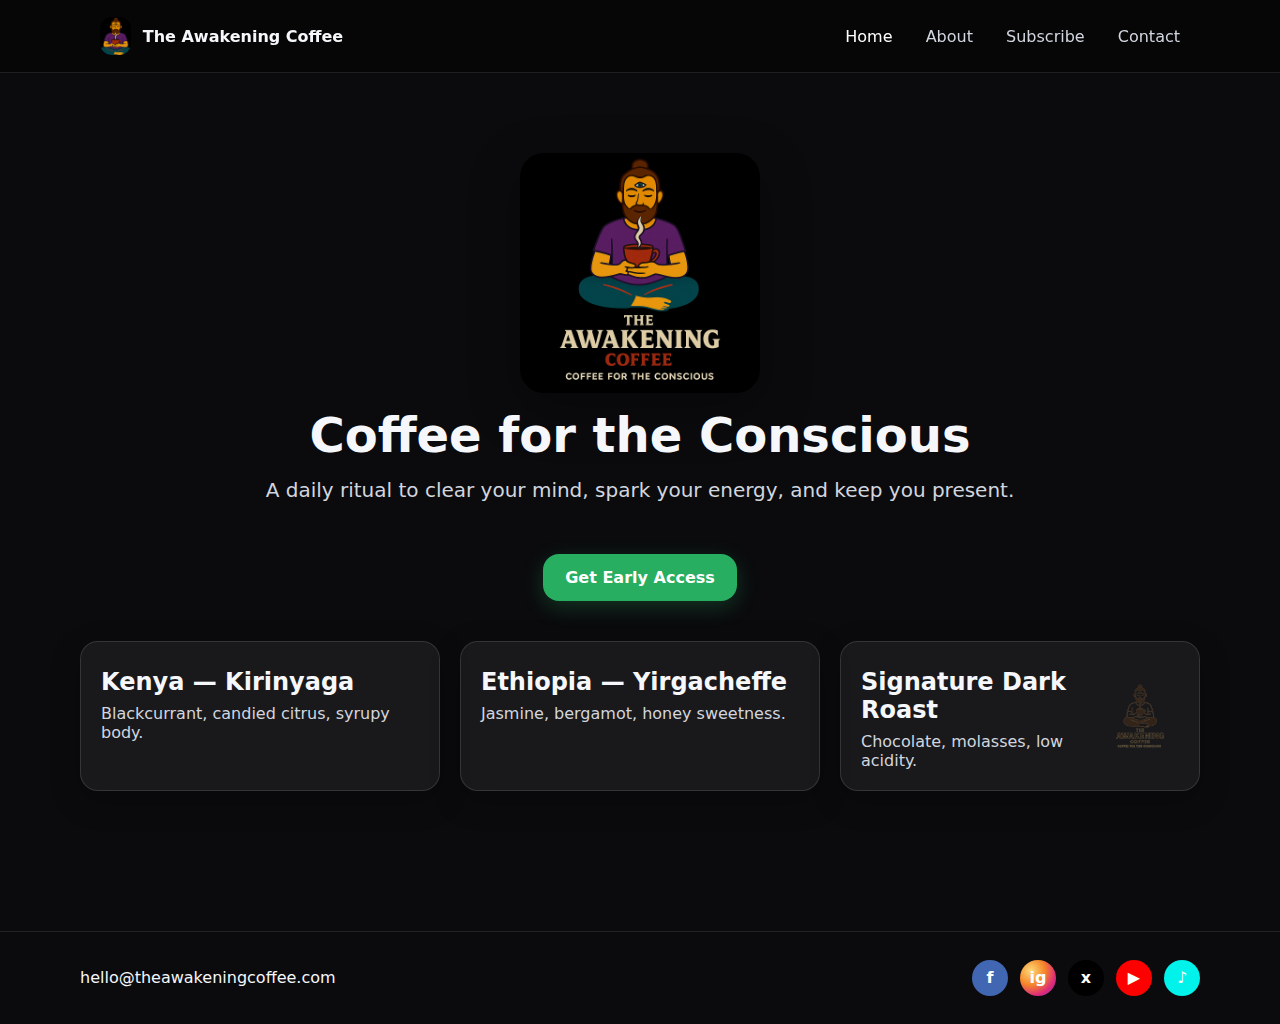
<file: index.html>
<!doctype html>
<html lang="en">
<head>
  <meta charset="utf-8"/>
  <meta name="viewport" content="width=device-width, initial-scale=1"/>
  <title>The Awakening Coffee — Coffee for the Conscious</title>
  <link rel="stylesheet" href="styles.css"/>
</head>
<body>
  
<header class="header">
  <div class="container nav">
    <div class="brand">
      <img src="assets/logo-icon.png" alt="The Awakening Coffee logo icon" />
      <span>The Awakening Coffee</span>
    </div>
    <nav>
      <a href="index.html" style="color:#fff;">Home</a>
      <a href="about.html" >About</a>
      <a href="subscribe.html" >Subscribe</a>
      <a href="contact.html" >Contact</a>
    </nav>
  </div>
</header>

  <main class="container hero">
    <div style="display:flex;flex-direction:column;align-items:center;text-align:center">
      <img src="assets/logo-main.png" alt="The Awakening Coffee main logo" style="height:240px;width:auto;border-radius:24px;box-shadow:0 16px 50px rgba(0,0,0,.35)"/>
      <h1>Coffee for the Conscious</h1>
      <p class="lead">A daily ritual to clear your mind, spark your energy, and keep you present.</p>
      <div class="ctas">
        <a class="btn" href="subscribe.html">Get Early Access</a>
      </div>
    </div>

    <section class="cardgrid">
      <div class="card">
        <h3>Kenya — Kirinyaga</h3>
        <p>Blackcurrant, candied citrus, syrupy body.</p>
      </div>
      <div class="card">
        <h3>Ethiopia — Yirgacheffe</h3>
        <p>Jasmine, bergamot, honey sweetness.</p>
      </div>
      <div class="card">
        <div style="display:flex;align-items:center;justify-content:space-between">
          <div>
            <h3>Signature Dark Roast</h3>
            <p>Chocolate, molasses, low acidity.</p>
          </div>
          <img src="assets/logo-dark.png" alt="Dark Roast logo" style="height:78px;width:auto"/>
        </div>
      </div>
    </section>
  </main>
  
<footer>
  <div class="container footer-inner">
    <div>hello@theawakeningcoffee.com</div>
    <div class="socials">
      <a class="badge fb" href="#" target="_blank" rel="noopener">f</a>
      <a class="badge ig" href="#" target="_blank" rel="noopener">ig</a>
      <a class="badge x" href="#" target="_blank" rel="noopener">x</a>
      <a class="badge yt" href="#" target="_blank" rel="noopener">▶</a>
      <a class="badge tt" href="#" target="_blank" rel="noopener">♪</a>
    </div>
  </div>
</footer>

</body>
</html>
</file>
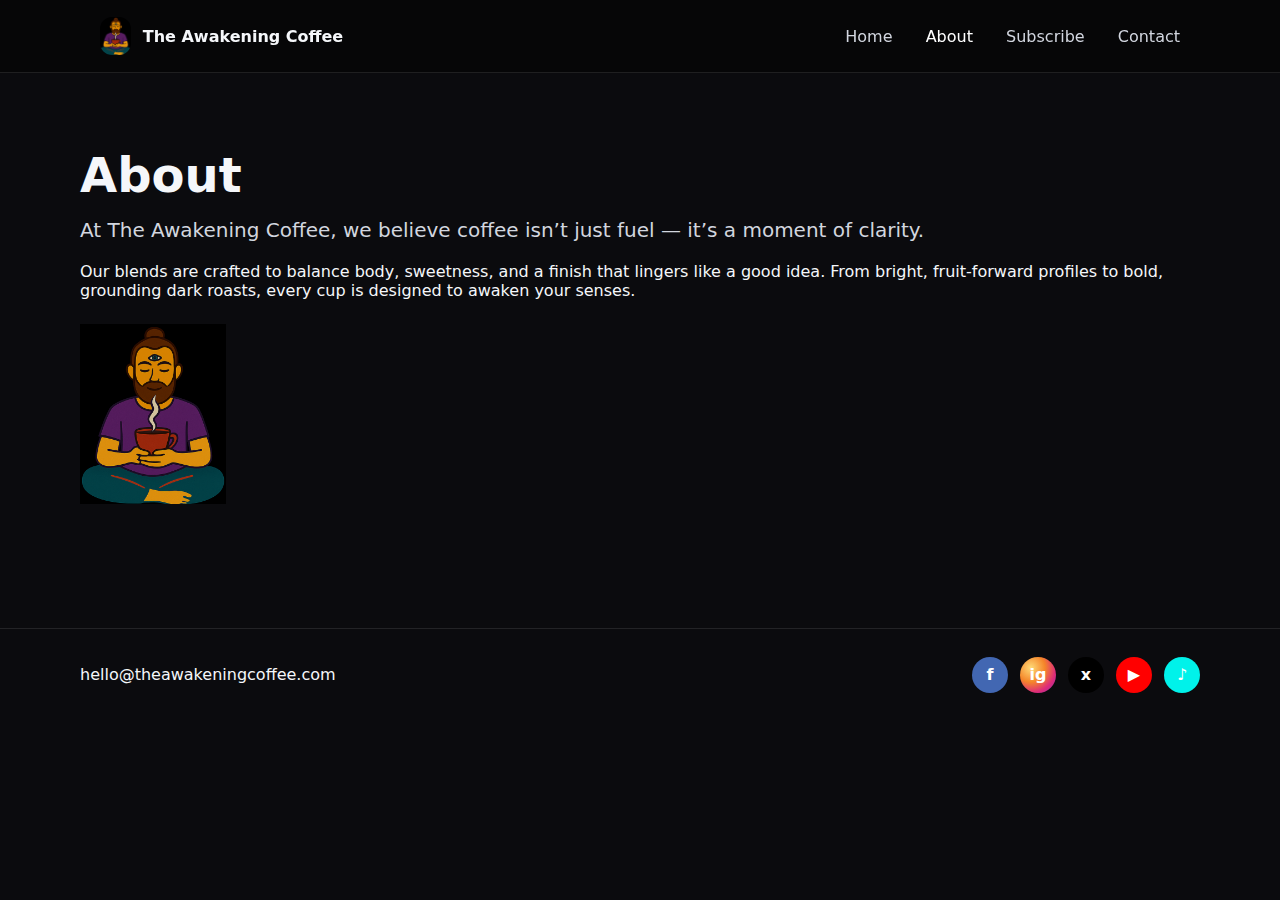
<file: about.html>
<!doctype html>
<html lang="en">
<head>
  <meta charset="utf-8"/>
  <meta name="viewport" content="width=device-width, initial-scale=1"/>
  <title>About — The Awakening Coffee</title>
  <link rel="stylesheet" href="styles.css"/>
  <meta name="description" content="At The Awakening Coffee, we believe coffee isn’t just fuel — it’s a moment of clarity.">
</head>
<body>
  <header class="header">
    <div class="container nav">
      <div class="brand">
        <img src="assets/logo-icon.png" alt="The Awakening Coffee logo icon" />
        <span>The Awakening Coffee</span>
      </div>
      <nav aria-label="Primary">
        <a href="index.html">Home</a>
        <a href="about.html" class="active" aria-current="page">About</a>
        <a href="subscribe.html">Subscribe</a>
        <a href="contact.html">Contact</a>
      </nav>
    </div>
  </header>

  <main class="container" style="padding:60px 0">
    <h1>About</h1>
    <p class="lead" style="max-width:70ch">At The Awakening Coffee, we believe coffee isn’t just fuel — it’s a moment of clarity.</p>
    <p>Our blends are crafted to balance body, sweetness, and a finish that lingers like a good idea. From bright, fruit-forward profiles to bold, grounding dark roasts, every cup is designed to awaken your senses.</p>
    <div style="margin-top:24px">
      <img src="assets/logo-icon.png" alt="Icon logo" style="height:180px;width:auto;opacity:.95"/>
    </div>
  </main>

  <footer>
    <div class="container footer-inner">
      <div>hello@theawakeningcoffee.com</div>
      <div class="socials" role="navigation" aria-label="Social links">
        <a class="badge fb" href="https://www.facebook.com/share/1CDeJKUF1V/" target="_blank" rel="noopener" aria-label="Facebook">f</a>
        <a class="badge ig" href="https://www.instagram.com/the.awakening.coffee?igsh=MXRhcWxuaDQ1bjVzdw==" target="_blank" rel="noopener" aria-label="Instagram">ig</a>
        <a class="badge x" href="https://x.com/AwakeningCoffee?t=b_lWlMMWAkgQVwnnLcYVJQ&s=09" target="_blank" rel="noopener" aria-label="X">x</a>
        <a class="badge yt" href="https://youtube.com/@theawakeningcoffee?si=SI4RsixKhnAyagVu" target="_blank" rel="noopener" aria-label="YouTube">▶</a>
        <a class="badge tt" href="https://www.tiktok.com/@the.awakening.coffee?_t=ZP-8zgENCjh819&_r=1" target="_blank" rel="noopener" aria-label="TikTok">♪</a>
      </div>
    </div>
  </footer>
</body>
</html>
</file>
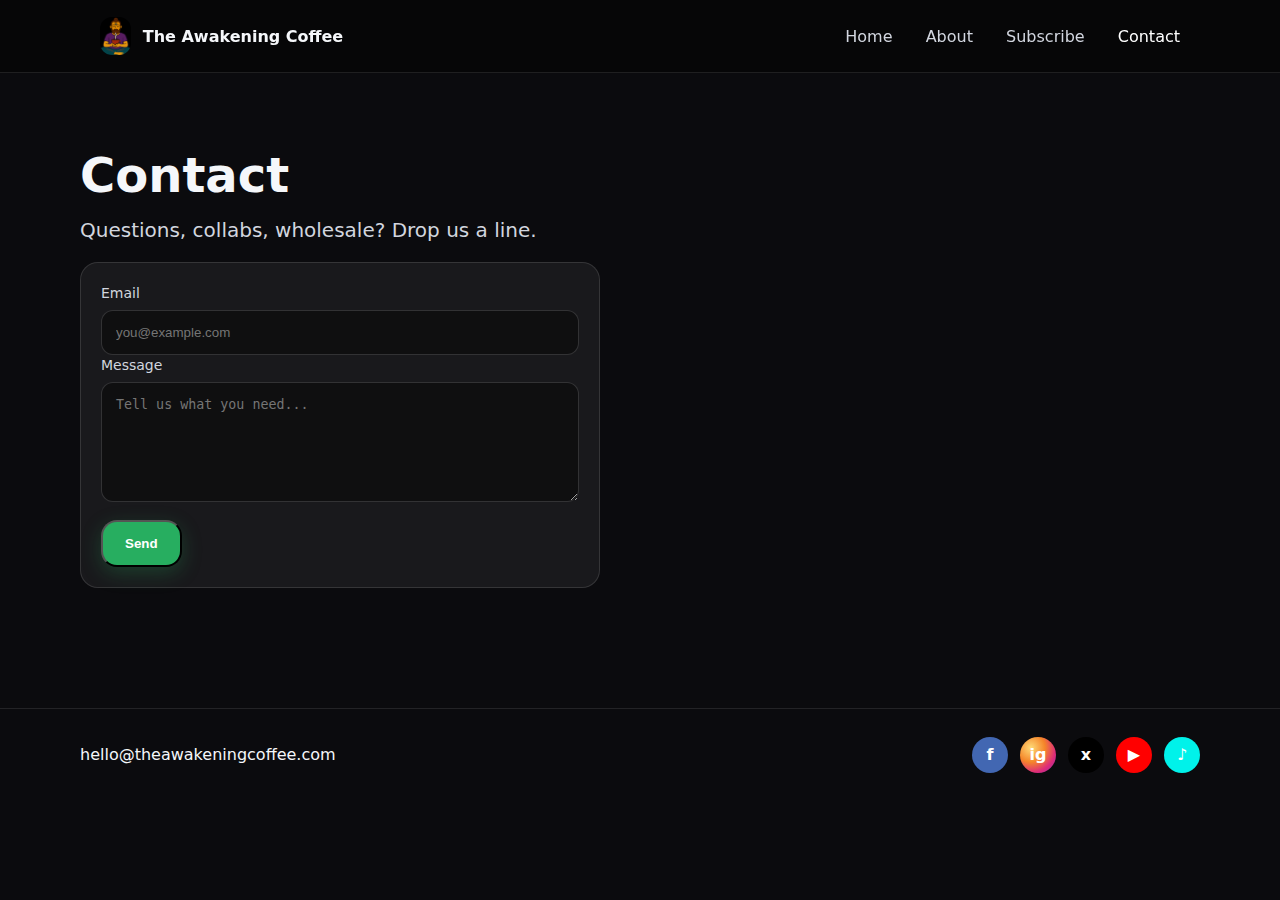
<file: contact.html>
<!doctype html>
<html lang="en">
<head>
  <meta charset="utf-8"/>
  <meta name="viewport" content="width=device-width, initial-scale=1"/>
  <title>Contact — The Awakening Coffee</title>
  <link rel="stylesheet" href="styles.css"/>
</head>
<body>
  
<header class="header">
  <div class="container nav">
    <div class="brand">
      <img src="assets/logo-icon.png" alt="The Awakening Coffee logo icon" />
      <span>The Awakening Coffee</span>
    </div>
    <nav>
      <a href="index.html" >Home</a>
      <a href="about.html" >About</a>
      <a href="subscribe.html" >Subscribe</a>
      <a href="contact.html" style="color:#fff;">Contact</a>
    </nav>
  </div>
</header>

  <main class="container" style="padding:60px 0">
    <h1>Contact</h1>
    <p class="lead">Questions, collabs, wholesale? Drop us a line.</p>
    <!-- Netlify Form -->
    <form name="contact" method="POST" data-netlify="true" class="form">
      <input type="hidden" name="form-name" value="contact"/>
      <label>Email</label>
      <input type="email" name="email" required placeholder="you@example.com"/>
      <label>Message</label>
      <textarea name="message" rows="6" required placeholder="Tell us what you need..."></textarea>
      <button class="btn" type="submit">Send</button>
    </form>
  </main>
  
<footer>
  <div class="container footer-inner">
    <div>hello@theawakeningcoffee.com</div>
    <div class="socials">
      <a class="badge fb" href="#" target="_blank" rel="noopener">f</a>
      <a class="badge ig" href="#" target="_blank" rel="noopener">ig</a>
      <a class="badge x" href="#" target="_blank" rel="noopener">x</a>
      <a class="badge yt" href="#" target="_blank" rel="noopener">▶</a>
      <a class="badge tt" href="#" target="_blank" rel="noopener">♪</a>
    </div>
  </div>
</footer>

</body>
</html>
</file>
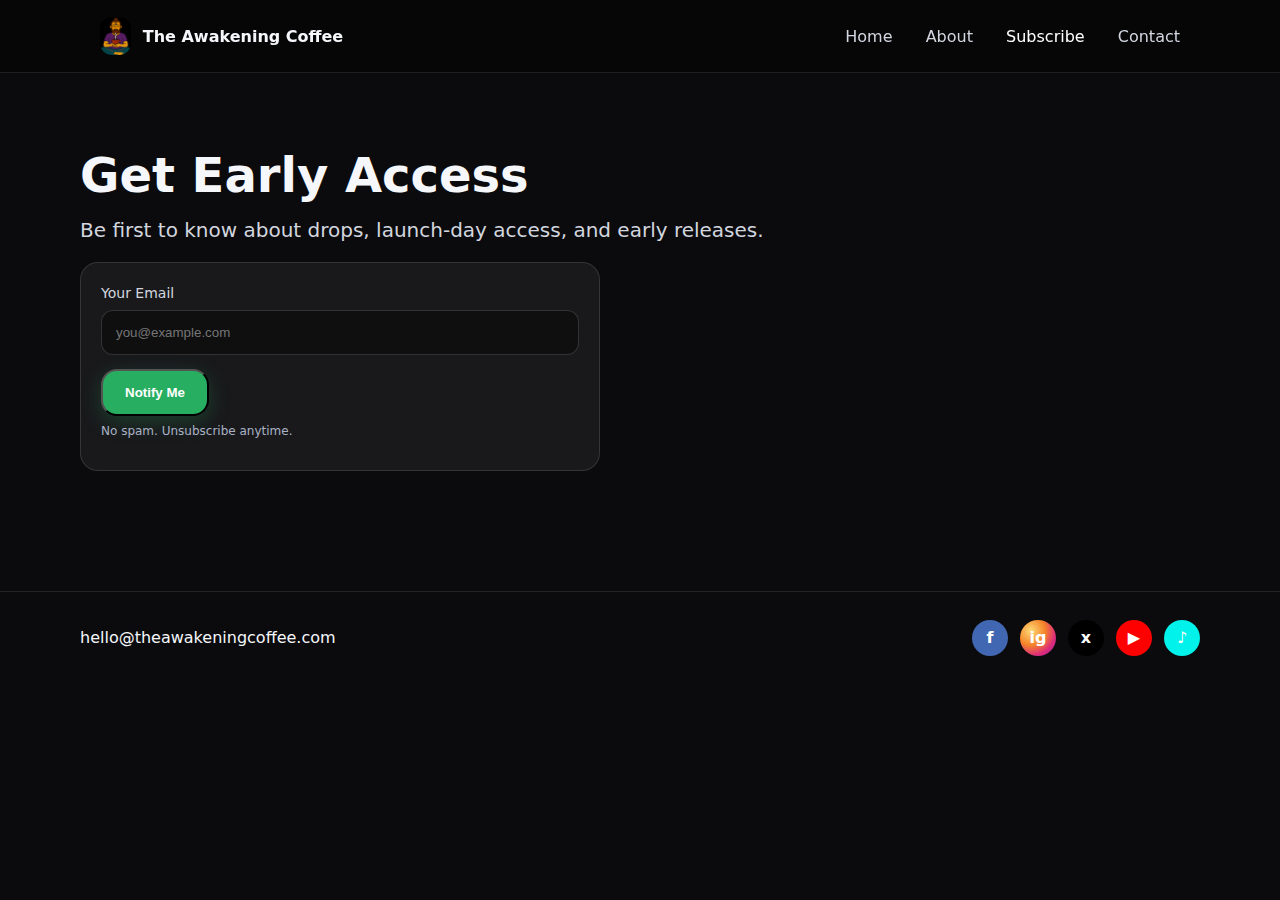
<file: subscribe.html>
<!doctype html>
<html lang="en">
<head>
  <meta charset="utf-8"/>
  <meta name="viewport" content="width=device-width, initial-scale=1"/>
  <title>Subscribe — The Awakening Coffee</title>
  <link rel="stylesheet" href="styles.css"/>
</head>
<body>
  
<header class="header">
  <div class="container nav">
    <div class="brand">
      <img src="assets/logo-icon.png" alt="The Awakening Coffee logo icon" />
      <span>The Awakening Coffee</span>
    </div>
    <nav>
      <a href="index.html" >Home</a>
      <a href="about.html" >About</a>
      <a href="subscribe.html" style="color:#fff;">Subscribe</a>
      <a href="contact.html" >Contact</a>
    </nav>
  </div>
</header>

  <main class="container" style="padding:60px 0">
    <h1>Get Early Access</h1>
    <p class="lead">Be first to know about drops, launch-day access, and early releases.</p>
    <!-- Netlify Form -->
    <form name="subscribe" method="POST" data-netlify="true" class="form">
      <input type="hidden" name="form-name" value="subscribe"/>
      <label>Your Email</label>
      <input type="email" name="email" required placeholder="you@example.com"/>
      <button class="btn" type="submit">Notify Me</button>
      <p style="color:#aab2c5;font-size:12px;margin-top:8px">No spam. Unsubscribe anytime.</p>
    </form>
  </main>
  
<footer>
  <div class="container footer-inner">
    <div>hello@theawakeningcoffee.com</div>
    <div class="socials">
      <a class="badge fb" href="#" target="_blank" rel="noopener">f</a>
      <a class="badge ig" href="#" target="_blank" rel="noopener">ig</a>
      <a class="badge x" href="#" target="_blank" rel="noopener">x</a>
      <a class="badge yt" href="#" target="_blank" rel="noopener">▶</a>
      <a class="badge tt" href="#" target="_blank" rel="noopener">♪</a>
    </div>
  </div>
</footer>

</body>
</html>
</file>
<file: styles.css>
*{box-sizing:border-box}html,body{margin:0;padding:0;font-family:ui-sans-serif,system-ui,-apple-system,Segoe UI,Roboto,Ubuntu,Cantarell,Noto Sans,sans-serif;background:#0b0b0e;color:#f5f7fa}
.container{max-width:1120px;margin:0 auto;padding:0 20px}
.header{position:sticky;top:0;z-index:10;background:rgba(0,0,0,.45);backdrop-filter:blur(8px);border-bottom:1px solid rgba(255,255,255,.1)}
.nav{display:flex;align-items:center;justify-content:space-between;height:72px}
.brand{display:flex;align-items:center;gap:12px;font-weight:600}
.brand img{height:38px;width:auto;border-radius:12px}
.nav a{color:#d2d6df;text-decoration:none;margin-left:28px}
.nav a:hover{opacity:.9}
/* Active nav link */
.nav a.active,
.nav a[aria-current="page"] { color:#fff; }

.hero{padding:80px 0}
h1{font-size:48px;line-height:1.1;margin:16px 0 0}
p.lead{color:#d2d6df;font-size:20px;max-width:64ch;margin-top:16px}
.btn{display:inline-flex;align-items:center;gap:8px;border-radius:16px;padding:14px 22px;font-weight:600;background:#27AE60;color:white;text-decoration:none;box-shadow:0 6px 20px rgba(39,174,96,.25)}
.btn:hover{opacity:.95}
.hero .ctas{margin-top:32px;display:flex;gap:16px}
.cardgrid{display:grid;grid-template-columns:repeat(3,1fr);gap:20px;margin:40px 0 0}
.card{background:rgba(255,255,255,.06);border:1px solid rgba(255,255,255,.12);border-radius:18px;padding:20px;box-shadow:0 10px 30px rgba(0,0,0,.25)}
.card h3{margin:6px 0 8px;font-size:24px}
.card p{margin:0;color:#d2d6df}
footer{border-top:1px solid rgba(255,255,255,.1);margin-top:60px}
.footer-inner{display:flex;align-items:center;justify-content:space-between;padding:28px 0}
.socials{display:flex;align-items:center;gap:12px}
.badge{display:inline-flex;align-items:center;justify-content:center;width:36px;height:36px;border-radius:50%;color:white;font-weight:700;text-decoration:none}
.badge.fb{background:#4267B2}.badge.yt{background:#FF0000}.badge.x{background:#000}.badge.tt{background:#00F2EA}
.badge.ig{background: radial-gradient(circle at 30% 30%, #FEDA77, #F58529 40%, #DD2A7B 70%, #8134AF 100%)}
.form{background:rgba(255,255,255,.06);border:1px solid rgba(255,255,255,.12);border-radius:18px;padding:20px;max-width:520px;margin-top:20px}
label{font-size:14px;color:#d2d6df}
input,textarea{width:100%;margin-top:8px;background:rgba(0,0,0,.4);border:1px solid rgba(255,255,255,.15);border-radius:12px;padding:14px;color:white;outline:none}
input:focus,textarea:focus{border-color:#7E57C2}
.form .btn{margin-top:14px}
/* Responsive */
@media (max-width:900px){.cardgrid{grid-template-columns:1fr}.footer-inner{flex-direction:column;gap:16px}}
</file>
